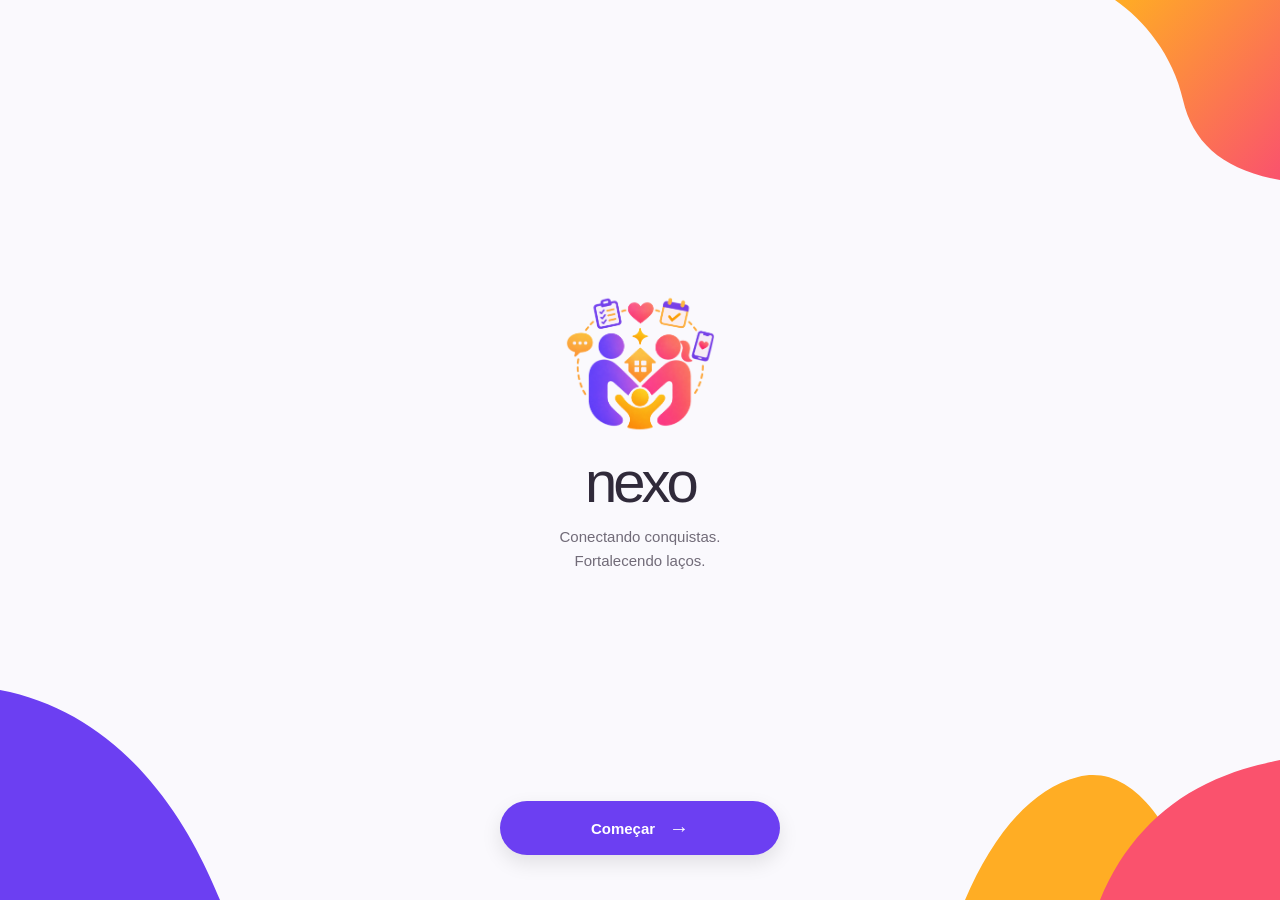
<file: index.html>
<!DOCTYPE html>
<html lang="pt-BR">

<head>
    <meta charset="UTF-8">
    <meta name="viewport" content="width=device-width, initial-scale=1.0">

    <title>Nexo | Início</title>

    <link rel="stylesheet" href="css/style.css">
</head>

<body>

    <main class="tela-inicial">

        <!-- Quatro formas decorativas -->

        <svg class="forma forma-superior" viewBox="0 0 240 180"
             preserveAspectRatio="none" aria-hidden="true">
            <defs>
                <linearGradient id="gradiente-superior"
                                x1="0%" y1="0%"
                                x2="100%" y2="100%">
                    <stop offset="0%" stop-color="#FFAD24"/>
                    <stop offset="100%" stop-color="#FA526D"/>
                </linearGradient>
            </defs>

            <path
                d="M 75 0
                   H 240
                   V 180
                   C 183 170, 153 143, 143 100
                   C 133 55, 104 20, 75 0 Z"
                fill="url(#gradiente-superior)"
            />
        </svg>

        <svg class="forma forma-esquerda" viewBox="0 0 220 210"
             preserveAspectRatio="none" aria-hidden="true">
            <path
                d="M 0 0
                   C 65 12, 118 50, 156 98
                   C 190 140, 208 182, 220 210
                   H 0 Z"
                fill="#6C3FF2"
            />
        </svg>

        <svg class="forma forma-dourada" viewBox="0 0 230 140"
             preserveAspectRatio="none" aria-hidden="true">
            <path
                d="M 0 140
                   C 27 77, 65 29, 113 17
                   C 164 4, 207 59, 230 140 Z"
                fill="#FFAD24"
            />
        </svg>

        <svg class="forma forma-coral" viewBox="0 0 180 140"
             preserveAspectRatio="none" aria-hidden="true">
            <path
                d="M 0 140
                   C 22 86, 59 47, 106 24
                   C 139 8, 163 4, 180 0
                   V 140 Z"
                fill="#FA526D"
            />
        </svg>

        <!-- Conteúdo central -->

        <section class="conteudo">

            <div class="marca">

                <img
                    src="img/logo-nexo.png"
                    alt="Logo do Nexo"
                    class="logo"
                >

                <h1 class="nome">nexo</h1>

                <p class="slogan">
                    Conectando conquistas.<br>
                    Fortalecendo laços.
                </p>

            </div>

            <div class="acoes">

                <button
                    id="botao-comecar"
                    class="botao-comecar"
                    type="button"
                >
                    Começar
                    <span class="seta" aria-hidden="true">→</span>
                </button>

            </div>

        </section>

    </main>

    <script src="js/script.js"></script>

</body>
</html>
</file>
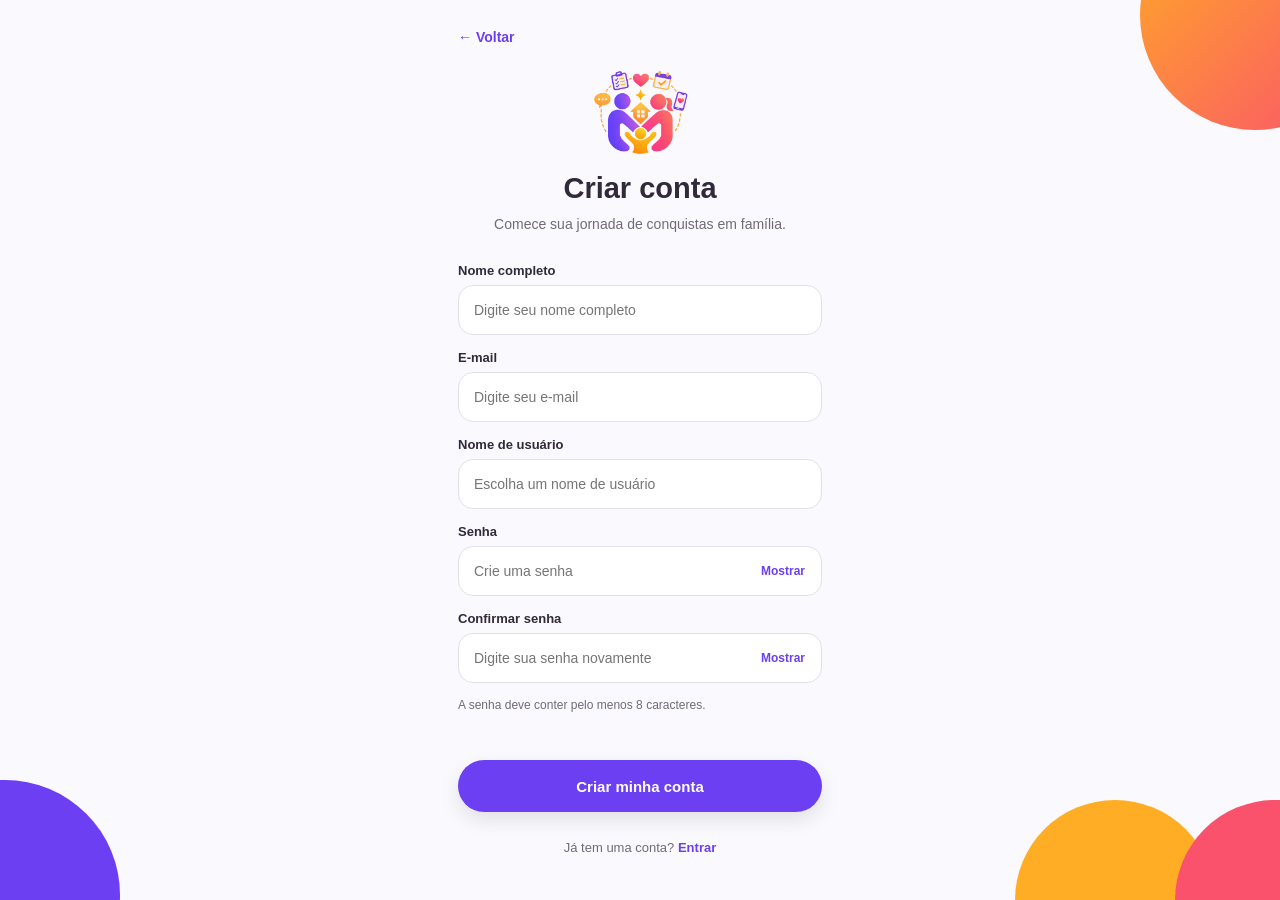
<file: cadastro.html>
<!DOCTYPE html>
<html lang="pt-BR">
<head>
    <meta charset="UTF-8">
    <meta name="viewport" content="width=device-width, initial-scale=1.0">
    <title>Nexo | Criar conta</title>
    <link rel="stylesheet" href="css/cadastro.css">
</head>
<body>

    <main class="tela-cadastro">

        <!-- Formas decorativas -->
        <div class="forma forma-superior"></div>
        <div class="forma forma-esquerda"></div>
        <div class="forma forma-dourada"></div>
        <div class="forma forma-coral"></div>

        <section class="conteudo-cadastro">

            <a href="login.html" class="voltar" aria-label="Voltar para login">
                ← Voltar
            </a>

            <header class="cabecalho">
                <img src="logo-nexo.png" alt="Logo do Nexo"
                     alt="Logo do Nexo"
                     class="logo">

                <h1>Criar conta</h1>
                <p>Comece sua jornada de conquistas em família.</p>
            </header>

            <form id="form-cadastro" class="form-cadastro">

                <div class="campo">
                    <label for="nome">Nome completo</label>
                    <input
                        type="text"
                        id="nome"
                        name="nome"
                        placeholder="Digite seu nome completo"
                        autocomplete="name"
                        required
                    >
                </div>

                <div class="campo">
                    <label for="email">E-mail</label>
                    <input
                        type="email"
                        id="email"
                        name="email"
                        placeholder="Digite seu e-mail"
                        autocomplete="email"
                        required
                    >
                </div>

                <div class="campo">
                    <label for="usuario">Nome de usuário</label>
                    <input
                        type="text"
                        id="usuario"
                        name="usuario"
                        placeholder="Escolha um nome de usuário"
                        autocomplete="username"
                        required
                    >
                </div>

                <div class="campo">
                    <label for="senha">Senha</label>

                    <div class="campo-senha">
                        <input
                            type="password"
                            id="senha"
                            name="senha"
                            placeholder="Crie uma senha"
                            autocomplete="new-password"
                            minlength="8"
                            required
                        >

                        <button
                            type="button"
                            class="mostrar-senha"
                            data-alvo="senha"
                            aria-label="Mostrar senha"
                        >
                            Mostrar
                        </button>
                    </div>
                </div>

                <div class="campo">
                    <label for="confirmar-senha">Confirmar senha</label>

                    <div class="campo-senha">
                        <input
                            type="password"
                            id="confirmar-senha"
                            name="confirmar-senha"
                            placeholder="Digite sua senha novamente"
                            autocomplete="new-password"
                            minlength="8"
                            required
                        >

                        <button
                            type="button"
                            class="mostrar-senha"
                            data-alvo="confirmar-senha"
                            aria-label="Mostrar confirmação de senha"
                        >
                            Mostrar
                        </button>
                    </div>
                </div>

                <p class="aviso-senha">
                    A senha deve conter pelo menos 8 caracteres.
                </p>

                <p id="mensagem-cadastro"
                   class="mensagem-cadastro"
                   role="status"
                   aria-live="polite"></p>

                <button type="submit" class="botao-cadastrar">
                    Criar minha conta
                </button>

            </form>

            <footer class="rodape">
                <p>Já tem uma conta?
                    <a href="login.html">Entrar</a>
                </p>
            </footer>

        </section>
    </main>

    <script src="js/cadastro.js"></script>
</body>
</html>
</file>
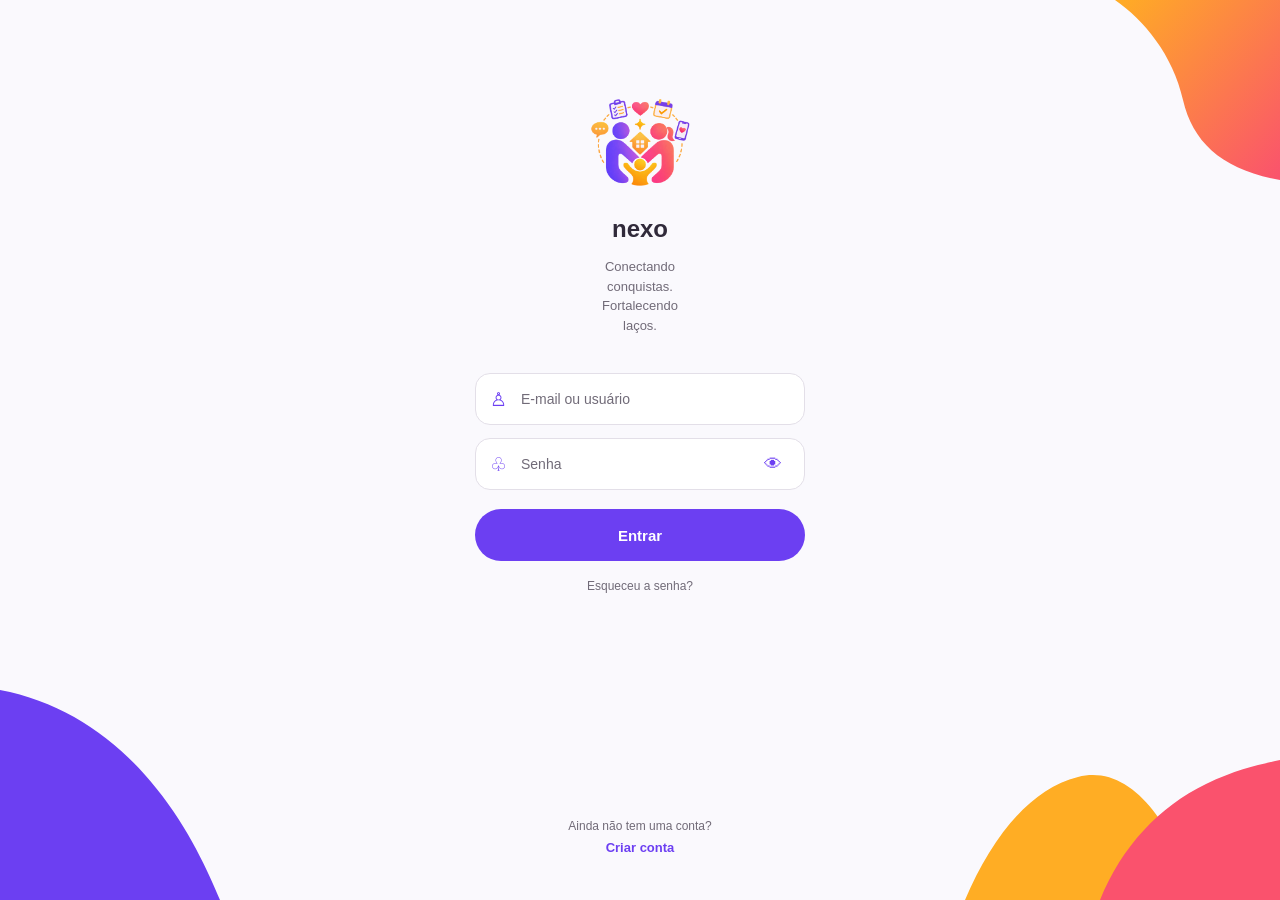
<file: login.html>
<!DOCTYPE html>
<html lang="pt-BR">
<head>
    <meta charset="UTF-8">
    <meta name="viewport" content="width=device-width, initial-scale=1.0">
    <title>Nexo | Login</title>
    <link rel="stylesheet" href="css/login.css">
</head>
<body>

    <main class="tela-login">

        <!-- Quatro formas decorativas -->
        
       <svg class="forma forma-superior" viewBox="0 0 240 180"
             preserveAspectRatio="none" aria-hidden="true">
            <defs>
                <linearGradient id="gradiente-superior"
                                x1="0%" y1="0%"
                                x2="100%" y2="100%">
                    <stop offset="0%" stop-color="#FFAD24"/>
                    <stop offset="100%" stop-color="#FA526D"/>
                </linearGradient>
            </defs>

            <path
                d="M 75 0
                   H 240
                   V 180
                   C 183 170, 153 143, 143 100
                   C 133 55, 104 20, 75 0 Z"
                fill="url(#gradiente-superior)"
            />
        </svg>

        <svg class="forma forma-esquerda" viewBox="0 0 220 210"
             preserveAspectRatio="none" aria-hidden="true">
            <path
                d="M 0 0
                   C 65 12, 118 50, 156 98
                   C 190 140, 208 182, 220 210
                   H 0 Z"
                fill="#6C3FF2"
            />
        </svg>

        <svg class="forma forma-dourada" viewBox="0 0 230 140"
             preserveAspectRatio="none" aria-hidden="true">
            <path
                d="M 0 140
                   C 27 77, 65 29, 113 17
                   C 164 4, 207 59, 230 140 Z"
                fill="#FFAD24"
            />
        </svg>

        <svg class="forma forma-coral" viewBox="0 0 180 140"
             preserveAspectRatio="none" aria-hidden="true">
            <path
                d="M 0 140
                   C 22 86, 59 47, 106 24
                   C 139 8, 163 4, 180 0
                   V 140 Z"
                fill="#FA526D"
            />
        </svg>

        <!-- Conteúdo do login -->

        <section class="conteudo-login">

            <header class="marca-login">

                <img src="img/logo-nexo.png" alt="Logo da Nexo" class="logo-login">

                <h1 class="nome-login">nexo</h1>

                <p class="slogan-login">Conectando conquistas.<br>
                Fortalecendo laços.</p>
            </header>

            <form id="form-login" class="form-login">

                <div class="campo">

                    <span class="icone-campo" aria-hidden="true">♙</span>

                    <input type="text" id="usuario" name="usuario" placeholder="E-mail ou usuário" autocomplete="username" required>
                </div>

                <div class="campo">

                    <span class="icone-campo" aria-hidden="true">♧</span>

                    <input type="password" id="senha" name="senha" placeholder="Senha" autocomplete="current-password" required>

                    <button type="button" id="mostrar-senha" class="mostrar-senha" aria-label="Mostrar senha">👁</button>
                </div>

                <button type="submit" class="botao-entrar">Entrar</button>

                    <a href="#" id="esqueci-senha" class="link-recuperar">Esqueceu a senha?</a>
                    
                    <p id="mensagem-login" class="mensagem-login" role="status" aria-live="polite"></p>
            </form>

            <footer class="rodape-login">
                <p>Ainda não tem uma conta?</p>
                <a href="#" id="criar-conta">Criar conta</a>
            </footer>
        </section>
    </main>

    <script src="js/login.js"></script>

</body>
</html>
</file>
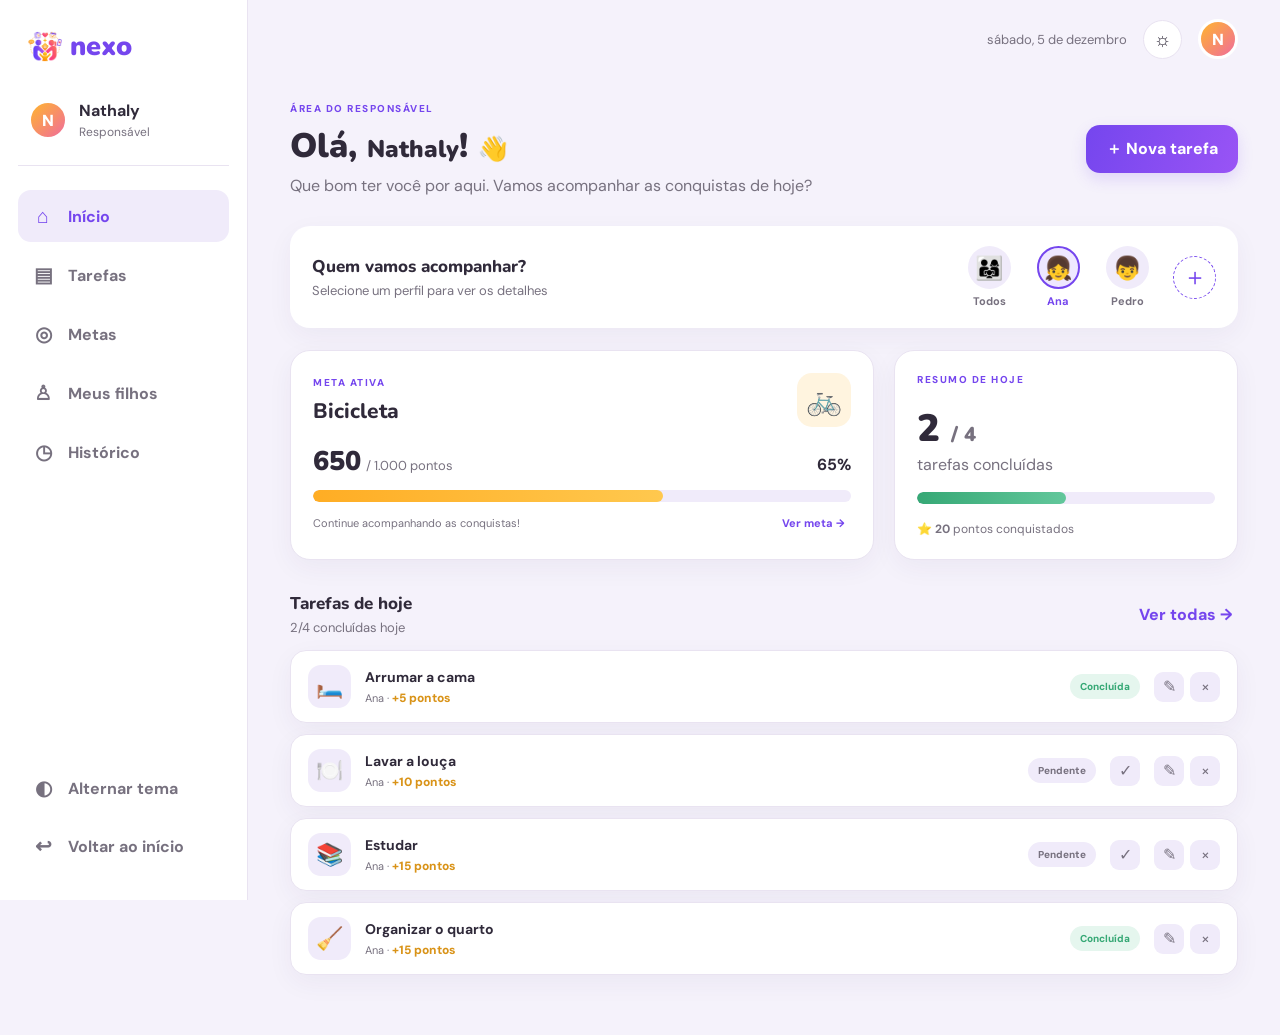
<file: responsavel.html>
<!DOCTYPE html>
<html lang="pt-BR">
<head>
  <meta charset="UTF-8"><meta name="viewport" content="width=device-width, initial-scale=1.0">
  <meta name="theme-color" content="#f4f1fa"><title>NEXO | Área do responsável</title>
  <link rel="stylesheet" href="css/responsavel.css">
</head>
<body>
  <div class="app-shell">
    <aside class="sidebar">
      <a class="brand" href="responsavel.html"><img src="img/logo-nexo.png" alt=""><span>nexo</span></a>
      <div class="profile-mini"><div class="avatar parent-avatar">N</div><div><strong id="parent-name-side">Nathaly</strong><small>Responsável</small></div></div>
      <nav class="nav-menu" aria-label="Navegação principal">
        <button class="nav-link active" data-view="inicio"><span>⌂</span> Início</button>
        <button class="nav-link" data-view="tarefas"><span>▤</span> Tarefas</button>
        <button class="nav-link" data-view="metas"><span>◎</span> Metas</button>
        <button class="nav-link" data-view="filhos"><span>♙</span> Meus filhos</button>
        <button class="nav-link" data-view="historico"><span>◷</span> Histórico</button>
      </nav>
      <div class="sidebar-bottom"><button class="nav-link" id="theme-side"><span>◐</span> Alternar tema</button><a class="nav-link" href="index.html"><span>↩</span> Voltar ao início</a></div>
    </aside>
    <main class="main-area">
      <header class="topbar"><div class="mobile-brand"><img src="img/logo-nexo.png" alt=""><b>nexo</b></div><div class="top-actions"><span class="today-label" id="today-label"></span><button class="icon-button" id="theme-toggle" aria-label="Alternar tema">☼</button><div class="avatar parent-avatar">N</div></div></header>
      <section class="view active" id="view-inicio">
        <div class="welcome"><div><p class="eyebrow">ÁREA DO RESPONSÁVEL</p><h1>Olá, <span id="parent-name">Nathaly</span>! <span>👋</span></h1><p class="muted">Que bom ter você por aqui. Vamos acompanhar as conquistas de hoje?</p></div><button class="primary-button" data-action="add-task">＋ Nova tarefa</button></div>
        <div class="children-strip"><div><h2>Quem vamos acompanhar?</h2><p class="muted small">Selecione um perfil para ver os detalhes</p></div><div class="child-picker" id="child-picker"></div><button class="add-child-circle" data-action="add-child" aria-label="Adicionar filho">＋</button></div>
        <div class="dashboard-grid"><article class="panel goal-panel"><div class="panel-heading"><div><p class="eyebrow">META ATIVA</p><h2 id="home-goal-name">Bicicleta</h2></div><span class="goal-icon" id="home-goal-icon">🚲</span></div><div class="goal-score"><strong id="home-goal-score">650</strong><span id="home-goal-target">/ 1.000 pontos</span><b id="home-goal-percent">65%</b></div><div class="progress-track"><div class="progress-fill" id="home-goal-progress" style="width:65%"></div></div><div class="goal-footer"><span id="home-goal-date">Previsão de conclusão: 18 dez. 2026</span><button class="text-button" data-view="metas">Ver meta →</button></div></article>
          <article class="panel summary-panel"><p class="eyebrow">RESUMO DE HOJE</p><div class="summary-number" id="summary-done">2 <small>/ 3</small></div><p class="muted">tarefas concluídas</p><div class="progress-track"><div class="progress-fill green" id="summary-progress" style="width:66%"></div></div><div class="summary-bottom"><span>⭐ <b id="summary-points">20</b> pontos conquistados</span></div></article></div>
        <div class="section-heading"><div><h2>Tarefas de hoje</h2><p class="muted small" id="today-task-caption">Acompanhe o que precisa ser feito</p></div><button class="text-button" data-view="tarefas">Ver todas →</button></div>
        <div class="task-list" id="home-task-list"></div>
      </section>
      <section class="view" id="view-tarefas"><div class="page-heading"><div><p class="eyebrow">ORGANIZAÇÃO</p><h1>Tarefas</h1><p class="muted">Crie atividades e acompanhe cada conquista.</p></div><button class="primary-button" data-action="add-task">＋ Adicionar tarefa</button></div><div class="filter-row"><div class="segmented"><button class="selected" data-filter="Hoje">Hoje</button><button data-filter="Semana">Semana</button><button data-filter="Todas">Todas</button></div><select id="task-child-filter" aria-label="Filtrar por adolescente"><option value="all">Todos os filhos</option></select></div><div class="task-list" id="all-task-list"></div></section>
      <section class="view" id="view-metas"><div class="page-heading"><div><p class="eyebrow">OBJETIVOS E CONQUISTAS</p><h1>Metas</h1><p class="muted">Incentive cada adolescente com objetivos especiais.</p></div><button class="primary-button" data-action="add-goal">＋ Nova meta</button></div><div id="goals-content"></div></section>
      <section class="view" id="view-filhos"><div class="page-heading"><div><p class="eyebrow">VÍNCULOS FAMILIARES</p><h1>Meus filhos</h1><p class="muted">Gerencie os perfis acompanhados por você.</p></div><button class="primary-button" data-action="add-child">＋ Adicionar filho</button></div><div class="children-grid" id="children-grid"></div></section>
      <section class="view" id="view-historico"><div class="page-heading"><div><p class="eyebrow">ACOMPANHAMENTO</p><h1>Histórico de atividades</h1><p class="muted">Veja as tarefas concluídas e os pontos registrados.</p></div></div><div class="panel"><div class="history-list" id="history-list"></div></div></section>
    </main>
  </div>
  <nav class="mobile-nav"><button class="active" data-view="inicio"><span>⌂</span>Início</button><button data-view="tarefas"><span>▤</span>Tarefas</button><button class="mobile-add" data-action="add-task">＋</button><button data-view="metas"><span>◎</span>Metas</button><button data-view="filhos"><span>♙</span>Perfil</button></nav>
  <dialog id="app-dialog"><form method="dialog" id="dialog-form"><div class="dialog-head"><div><p class="eyebrow" id="dialog-eyebrow">NEXO</p><h2 id="dialog-title">Adicionar</h2></div><button class="icon-button" value="cancel" aria-label="Fechar">×</button></div><div id="dialog-fields"></div><p class="form-error" id="form-error"></p><div class="dialog-actions"><button class="secondary-button" value="cancel">Cancelar</button><button class="primary-button" id="dialog-save" value="default">Salvar</button></div></form></dialog>
  <div class="toast" id="toast" role="status"></div>
  <script src="js/responsavel.js"></script>
</body></html>
</file>
<file: css/style.css>
/* ========================================
   NEXO — TELA INICIAL
======================================== */

/* CORES */

:root {
    --roxo-nexo: #6C3FF2;
    --coral-nexo: #FA526D;
    --dourado-nexo: #FFAD24;

    --fundo: #FAF9FD;
    --branco: #FFFFFF;
    --texto-principal: #302A3A;
    --texto-secundario: #716B78;
}

/* CONFIGURAÇÕES GERAIS */

* {
    margin: 0;
    padding: 0;
    box-sizing: border-box;
}

html,
body {
    width: 100%;
    height: 100%;
}

body {
    font-family: Arial, Helvetica, sans-serif;
    background: var(--fundo);
    color: var(--texto-principal);
}

/* ESTRUTURA DA TELA */

.tela-inicial {
    position: relative;
    isolation: isolate;

    width: 100%;
    height: 100vh;
    height: 100dvh;

    overflow: hidden;
    background: var(--fundo);
}

/* FORMAS DECORATIVAS */

.forma {
    position: absolute;
    z-index: -1;
    display: block;
    pointer-events: none;
}

/* Superior direito */

.forma-superior {
    top: 0;
    right: 0;
    width: 240px;
    height: 180px;
}

/* Inferior esquerdo */

.forma-esquerda {
    bottom: 0;
    left: 0;
    width: 220px;
    height: 210px;
}

/* Inferior direito — dourado */

.forma-dourada {
    bottom: 0;
    right: 85px;
    width: 230px;
    height: 140px;
}

/* Inferior direito — coral */

.forma-coral {
    bottom: 0;
    right: 0;
    width: 180px;
    height: 140px;
}

/* CONTEÚDO PRINCIPAL */

.conteudo {
    position: relative;
    z-index: 1;

    display: flex;
    flex-direction: column;
    align-items: center;
    justify-content: space-between;

    width: 100%;
    max-width: 390px;
    height: 100%;

    margin: 0 auto;
    padding: 60px 30px 45px;
}

/* LOGO E IDENTIDADE */

.marca {
    flex: 1;

    display: flex;
    flex-direction: column;
    align-items: center;
    justify-content: center;

    width: 100%;
    text-align: center;
}

.logo {
    display: block;
    width: 150px;
    height: 150px;
    object-fit: contain;
    margin-bottom: 14px;
}

.nome {
    margin-bottom: 14px;

    font-size: 58px;
    font-weight: 500;
    line-height: 1;
    letter-spacing: -4px;

    color: var(--texto-principal);
}

.slogan {
    font-size: 15px;
    line-height: 1.55;
    text-align: center;
    color: var(--texto-secundario);
}

/* BOTÃO COMEÇAR */

.acoes {
    display: flex;
    justify-content: center;
    width: 100%;
}

.botao-comecar {
    display: flex;
    align-items: center;
    justify-content: center;
    gap: 14px;

    width: 280px;
    max-width: 100%;
    height: 54px;

    padding: 0 24px;

    border: none;
    border-radius: 28px;

    background: var(--roxo-nexo);
    color: var(--branco);

    font-family: inherit;
    font-size: 15px;
    font-weight: 600;

    cursor: pointer;

    box-shadow: 0 8px 20px rgba(0, 0, 0, 0.10);

    transition:
        transform 0.2s ease,
        opacity 0.2s ease;
}

.botao-comecar:hover {
    transform: translateY(-2px);
    opacity: 0.92;
}

.botao-comecar:active {
    transform: scale(0.97);
}

.botao-comecar:focus-visible {
    outline: 3px solid var(--dourado-nexo);
    outline-offset: 4px;
}

.seta {
    font-size: 20px;
    line-height: 1;
    transition: transform 0.2s ease;
}

.botao-comecar:hover .seta {
    transform: translateX(4px);
}
</file>
<file: css/cadastro.css>
/* NEXO — TELA DE CADASTRO */

:root {
    --roxo-nexo: #6C3FF2;
    --coral-nexo: #FA526D;
    --dourado-nexo: #FFAD24;
    --fundo: #FAF9FD;
    --branco: #FFFFFF;
    --texto: #302A3A;
    --texto-secundario: #716B78;
}

* {
    margin: 0;
    padding: 0;
    box-sizing: border-box;
}

body {
    font-family: Arial, Helvetica, sans-serif;
    background: var(--fundo);
    color: var(--texto);
}

.tela-cadastro {
    position: relative;
    isolation: isolate;
    min-height: 100vh;
    min-height: 100dvh;
    overflow: hidden;
}

/* FORMAS DECORATIVAS */

.forma {
    position: absolute;
    z-index: -1;
    pointer-events: none;
}

.forma-superior {
    top: -100px;
    right: -90px;
    width: 230px;
    height: 230px;
    border-radius: 50%;
    background: linear-gradient(
        135deg,
        var(--dourado-nexo),
        var(--coral-nexo)
    );
}

.forma-esquerda {
    bottom: -110px;
    left: -110px;
    width: 230px;
    height: 230px;
    border-radius: 50%;
    background: var(--roxo-nexo);
}

.forma-dourada {
    bottom: -100px;
    right: 65px;
    width: 200px;
    height: 200px;
    border-radius: 50%;
    background: var(--dourado-nexo);
}

.forma-coral {
    bottom: -100px;
    right: -95px;
    width: 200px;
    height: 200px;
    border-radius: 50%;
    background: var(--coral-nexo);
}

/* CONTEÚDO */

.conteudo-cadastro {
    width: 100%;
    max-width: 420px;
    min-height: 100vh;
    min-height: 100dvh;
    margin: 0 auto;
    padding: 28px 28px 35px;
    position: relative;
    z-index: 1;
}

.voltar {
    display: inline-block;
    margin-bottom: 20px;
    color: var(--roxo-nexo);
    text-decoration: none;
    font-size: 14px;
    font-weight: 600;
}

/* CABEÇALHO */

.cabecalho {
    display: flex;
    flex-direction: column;
    align-items: center;
    text-align: center;
    margin-bottom: 28px;
}

.logo {
    width: 95px;
    height: 95px;
    object-fit: contain;
    margin-bottom: 12px;
}

.cabecalho h1 {
    font-size: 29px;
    margin-bottom: 9px;
}

.cabecalho p {
    font-size: 14px;
    line-height: 1.5;
    color: var(--texto-secundario);
}

/* FORMULÁRIO */

.form-cadastro {
    display: flex;
    flex-direction: column;
    gap: 15px;
}

.campo {
    display: flex;
    flex-direction: column;
    gap: 7px;
}

.campo label {
    font-size: 13px;
    font-weight: 600;
}

.campo > input,
.campo-senha {
    width: 100%;
    height: 50px;
    border: 1px solid #E3DFE8;
    border-radius: 15px;
    background: var(--branco);
}

.campo > input {
    padding: 0 15px;
    font-family: inherit;
    font-size: 14px;
    color: var(--texto);
}

.campo input:focus {
    outline: none;
}

.campo > input:focus,
.campo-senha:focus-within {
    border-color: var(--roxo-nexo);
}

.campo-senha {
    display: flex;
    align-items: center;
    padding: 0 8px 0 15px;
}

.campo-senha input {
    flex: 1;
    min-width: 0;
    height: 100%;
    border: none;
    background: transparent;
    font-family: inherit;
    font-size: 14px;
    color: var(--texto);
}

.mostrar-senha {
    border: none;
    background: transparent;
    color: var(--roxo-nexo);
    font-size: 12px;
    font-weight: 600;
    padding: 8px;
    cursor: pointer;
}

.aviso-senha {
    font-size: 12px;
    color: var(--texto-secundario);
}

.mensagem-cadastro {
    min-height: 18px;
    font-size: 13px;
    text-align: center;
    color: var(--coral-nexo);
}

.mensagem-cadastro.sucesso {
    color: var(--roxo-nexo);
}

/* BOTÃO */

.botao-cadastrar {
    width: 100%;
    height: 52px;
    border: none;
    border-radius: 26px;
    background: var(--roxo-nexo);
    color: var(--branco);
    font-family: inherit;
    font-size: 15px;
    font-weight: 600;
    cursor: pointer;
    box-shadow: 0 8px 20px rgba(0, 0, 0, 0.10);
}

.botao-cadastrar:hover {
    opacity: 0.92;
}

/* RODAPÉ */

.rodape {
    margin-top: 28px;
    text-align: center;
    font-size: 13px;
    color: var(--texto-secundario);
}

.rodape a {
    color: var(--roxo-nexo);
    font-weight: 700;
    text-decoration: none;
}
</file>
<file: css/login.css>
/* ========================================
   NEXO — TELA DE LOGIN
======================================== */

:root {
    --roxo-nexo: #6C3FF2;
    --coral-nexo: #FA526D;
    --dourado-nexo: #FFAD24;

    --fundo: #FAF9FD;
    --branco: #FFFFFF;
    --texto-principal: #302A3A;
    --texto-secundario: #716B78;
}

* {
    margin: 0;
    padding: 0%;
    box-sizing: border-box;
}

html, body {
    width: 100%;
    min-height: 100%;
}

body {
    font-family: Arial, Helvetica, sans-serif;
    background: var(--fundo);
    color: var(--texto-principal);
}

/* Tela */

.tela-login {
    position: relative;
    isolation: isolate;

    width: 100%;
    min-height: 100vh;
    min-height: 100dvh;

    overflow: hidden;
    background: var(--fundo);
}

/* formas decorativas */

.forma {
    position: absolute;
    z-index: -1;
    display: block;
    pointer-events: none;
}

.forma-superior{
    top: 0;
    right: 0;
    width: 240px;
    height: 180px;
}

.forma-esquerda {
    bottom: 0;
    left: 0;
    width: 220px;
    height: 210px;
}

.forma-dourada{
    bottom: 0;
    right: 85px;
    width: 230px;
    height: 140px;
}

.forma-coral{
    bottom: 0;
    right: 0;
    width: 180px;
    height: 140px;
}

/* Conteúdo */

.conteudo-login{
    position: relative;
    z-index: 1;

    display: flex;
    flex-direction: column;
    align-items: center;

    width: 100%;
    max-width: 390px;
    min-height: 100vh;
    min-height: 100dvh;

    margin: 0 auto;
    padding: 35px 30px 30px;
}

/*Marca*/

.marca-login{
    display: flex;
    flex-direction: column;
    align-items: center;

    width: 100px;
    margin: 35px 0 38px;

    text-align: center;
}

.logo-login{
    display: block;
    width: 145px;
    height: 145px;
    max-width: 100%;
    object-fit: contain;
    margin: 0 auto;
}

.slogan-login{
    margin-top: 14px;

    font-size: 13px;
    line-height: 1.5;
    color: var(--texto-secundario);
}

/* Formulario*/

.form-login {
    display: flex;
    flex-direction: column;
    align-items: center;
    gap: 13px;

    width: 100%;
}

.campo{
    display: flex;
    align-items: center;
    gap: 8px;

    width: 100%;
    height: 52px;
    padding: 0 14px;

    background: var(--branco);
    border: 1px solid #E3DFE8;
    border-radius: 15px;
}

.campo:focus-within{
    border-color: var(--roxo-nexo);
}

.icone-campo{
    width: 23px;
    flex-shrink: 0;
    font-size: 19px;
    color: var(--roxo-nexo);
}

.campo input{
    flex: 1;
    min-width: 0;
    height: 100%;

    border: none;
    outline: none;
    background: transparent;

    font-family: inherit;
    font-size: 14px;
    color: var(--texto-principal);
}

.campo input::placeholder{
    color: var(--texto-secundario);
}

.mostrar-senha{
    border: none;
    background: transparent;

    padding: 8px;
    font-size: 18px;
    color: var(--roxo-nexo);

    cursor: pointer;
}

/* Botão entrar */

.botao-entrar{
    width: 100%;
    height: 52px;
    margin-top: 6px;

    border: none;
    border-radius: 26px;

    background: var(--roxo-nexo);
    color: var(--branco);

    font-family: inherit;
    font-size: 15px;
    font-weight: 600;

    cursor: pointer;
}

.botao-entrar:hover{
    opacity: 0.92;
}

/* Recuperação */

.link-recuperar{
    margin-top: 5px;

    font-size: 12px;
    color: var(--texto-secundario);
    text-decoration: none;
}

.link-recuperar:hover{
    text-decoration: underline;
}

.mensagem-login{
    min-height: 18px;
    font-size: 12px;
    text-align: center;
    color: var(--texto-principal);
}

/* Rodapé */

.rodape-login{
    margin-top: auto;
    padding: 30px 0 14px;
    text-align: center;
}

.rodape-login p{
    margin-bottom: 5px;
    font-size: 12px;
    color: var(--texto-secundario);
}

.rodape-login a{
    font-size: 13px;
    font-weight: 700;
    color: var(--roxo-nexo);
    text-decoration: none;
}

.rodape-login a:hover{
    text-decoration: underline;
}
</file>
<file: css/responsavel.css>
@import url('https://fonts.googleapis.com/css2?family=DM+Sans:wght@400;500;600;700;800&family=Nunito:wght@600;700;800;900&display=swap');
:root{--bg:#f5f2fb;--surface:#fff;--surface-2:#f0ebfa;--text:#302a3a;--muted:#77717f;--line:#e9e3f1;--purple:#7546ee;--purple-2:#9954f5;--gold:#ffb52e;--green:#36a875;--red:#d94855;--shadow:0 8px 26px #35205d0d}
*{box-sizing:border-box}body{margin:0;background:var(--bg);color:var(--text);font-family:'DM Sans',sans-serif;transition:.2s}body.dark{--bg:#111020;--surface:#1d1a31;--surface-2:#292440;--text:#f5f2ff;--muted:#aaa4bd;--line:#35304b;--purple:#8657ff;--purple-2:#a15cff;--shadow:0 8px 28px #0003}button,input,select,textarea{font:inherit}button{cursor:pointer}.app-shell{min-height:100vh;display:flex}.sidebar{width:248px;background:var(--surface);border-right:1px solid var(--line);padding:28px 18px;display:flex;flex-direction:column;position:fixed;inset:0 auto 0 0;z-index:5}.brand,.mobile-brand{display:flex;align-items:center;gap:8px;text-decoration:none;color:var(--purple);font:900 27px Nunito,sans-serif;margin:0 10px 35px}.brand img,.mobile-brand img{width:34px;height:34px;object-fit:contain}.profile-mini{display:flex;align-items:center;gap:11px;padding:0 10px 25px;border-bottom:1px solid var(--line)}.profile-mini strong,.profile-mini small{display:block}.profile-mini small{color:var(--muted);font-size:12px;margin-top:3px}.avatar{width:40px;height:40px;border-radius:50%;display:grid;place-items:center;background:linear-gradient(135deg,#ffb52e,#f06c9c);color:white;font-weight:900;border:3px solid var(--surface)}.nav-menu{display:grid;gap:7px;margin-top:24px}.nav-link{border:0;background:transparent;color:var(--muted);text-decoration:none;display:flex;align-items:center;gap:14px;padding:13px 14px;border-radius:13px;font-weight:700;text-align:left}.nav-link span{font-size:20px;width:22px;text-align:center}.nav-link:hover,.nav-link.active{background:var(--surface-2);color:var(--purple)}.sidebar-bottom{margin-top:auto;display:grid;gap:6px}.main-area{margin-left:248px;width:calc(100% - 248px);max-width:1500px;padding:0 42px 60px}.topbar{height:78px;display:flex;align-items:center;justify-content:flex-end}.top-actions{display:flex;align-items:center;gap:16px}.today-label{font-size:13px;color:var(--muted)}.icon-button{width:39px;height:39px;border:1px solid var(--line);border-radius:50%;background:var(--surface);color:var(--text);font-size:19px}.mobile-brand{display:none}.view{display:none}.view.active{display:block}.welcome,.page-heading{display:flex;align-items:center;justify-content:space-between;gap:20px;margin:24px 0 30px}.eyebrow{font-size:10px;letter-spacing:1.5px;font-weight:800;color:var(--purple);margin:0 0 8px}.welcome h1,.page-heading h1{font:900 clamp(26px,3vw,34px) Nunito,sans-serif;margin:0 0 6px}.welcome h1 span{font-size:24px}.muted{color:var(--muted);margin:0}.small{font-size:13px}.primary-button,.secondary-button{border:0;border-radius:14px;padding:13px 20px;font-weight:800}.primary-button{color:white;background:linear-gradient(110deg,var(--purple),var(--purple-2));box-shadow:0 6px 15px #7546ee2b}.secondary-button{background:var(--surface-2);color:var(--text)}.children-strip{display:flex;align-items:center;gap:18px;padding:19px 22px;background:var(--surface);border-radius:20px;box-shadow:var(--shadow);margin-bottom:22px}.children-strip h2,.section-heading h2{font:800 17px Nunito;margin:0 0 4px}.child-picker{display:flex;align-items:center;gap:13px;margin-left:auto}.child-chip{border:0;background:transparent;color:var(--muted);display:grid;justify-items:center;gap:5px;font-size:11px;font-weight:700;min-width:56px}.child-chip .child-avatar{width:43px;height:43px;border-radius:50%;display:grid;place-items:center;background:var(--surface-2);font-size:23px;border:2px solid transparent}.child-chip.selected{color:var(--purple)}.child-chip.selected .child-avatar{border-color:var(--purple);background:#eee7ff}.add-child-circle{border:1px dashed var(--purple);background:transparent;color:var(--purple);border-radius:50%;width:43px;height:43px;font-size:24px}.dashboard-grid{display:grid;grid-template-columns:1.7fr 1fr;gap:20px}.panel{background:var(--surface);border-radius:20px;padding:22px;box-shadow:var(--shadow);border:1px solid var(--line)}.panel-heading{display:flex;align-items:center;justify-content:space-between}.panel h2{font:800 21px Nunito;margin:0}.goal-icon{width:54px;height:54px;border-radius:15px;background:#fff4df;display:grid;place-items:center;font-size:29px}.goal-score{display:flex;align-items:baseline;gap:5px;margin:16px 0 10px}.goal-score strong{font:900 27px Nunito}.goal-score span{color:var(--muted);font-size:13px}.goal-score b{margin-left:auto}.progress-track{height:12px;border-radius:20px;background:var(--surface-2);overflow:hidden}.progress-fill{height:100%;border-radius:20px;background:linear-gradient(90deg,#ffad24,#ffc84e)}.progress-fill.green{background:linear-gradient(90deg,#36a875,#62c79b)}.goal-footer{display:flex;justify-content:space-between;align-items:center;margin-top:13px;font-size:11px;color:var(--muted);gap:10px}.text-button{border:0;background:transparent;color:var(--purple);font-weight:800}.summary-number{font:900 38px Nunito;margin:17px 0 0}.summary-number small{font-size:20px;color:var(--muted)}.summary-panel .progress-track{margin:17px 0}.summary-bottom{font-size:12px;color:var(--muted)}.section-heading{display:flex;align-items:center;justify-content:space-between;margin:32px 0 14px}.task-list{display:grid;gap:11px}.task-row{display:flex;align-items:center;gap:14px;padding:14px 17px;background:var(--surface);border:1px solid var(--line);border-radius:16px;box-shadow:var(--shadow)}.task-emoji{width:43px;height:43px;border-radius:13px;background:var(--surface-2);display:grid;place-items:center;font-size:22px}.task-info{flex:1;min-width:0}.task-info strong{display:block;font-size:14px}.task-info small{display:block;color:var(--muted);font-size:11px;margin-top:4px}.points{color:#d99318;font-size:12px;font-weight:800}.status-pill{font-size:10px;font-weight:800;border-radius:30px;padding:6px 10px;background:#e5f6ee;color:var(--green)}.status-pill.pending{background:var(--surface-2);color:var(--muted)}.task-actions{display:flex;gap:6px}.mini-button{border:0;background:var(--surface-2);color:var(--muted);width:30px;height:30px;border-radius:9px}.filter-row{display:flex;justify-content:space-between;align-items:center;margin-bottom:20px;gap:15px}.segmented{background:var(--surface-2);border-radius:30px;padding:4px;display:flex}.segmented button{border:0;background:transparent;color:var(--muted);padding:9px 20px;border-radius:25px;font-weight:700;font-size:12px}.segmented button.selected{background:var(--purple);color:white}.filter-row select,.field input,.field select,.field textarea{background:var(--surface);border:1px solid var(--line);border-radius:12px;color:var(--text);padding:12px;width:100%;outline-color:var(--purple)}.filter-row select{width:auto;min-width:180px}.page-heading{margin-top:26px}.children-grid{display:grid;grid-template-columns:repeat(auto-fit,minmax(230px,1fr));gap:16px}.child-card{background:var(--surface);border:1px solid var(--line);border-radius:18px;padding:20px;box-shadow:var(--shadow)}.child-card-head{display:flex;align-items:center;gap:12px}.child-big{width:54px;height:54px;border-radius:17px;background:var(--surface-2);display:grid;place-items:center;font-size:28px}.child-card h3{margin:0;font:800 17px Nunito}.child-card p{margin:4px 0;color:var(--muted);font-size:12px}.child-stats{display:flex;justify-content:space-between;margin:20px 0 12px;font-size:12px}.goal-card{margin-bottom:14px}.goal-card .panel-heading{margin-bottom:12px}.goal-card .goal-score{margin:10px 0}.goal-card-actions{display:flex;gap:8px;margin-top:15px}.goal-card-actions button{flex:1}.history-list{display:grid}.history-item{display:flex;gap:13px;align-items:center;padding:14px 0;border-bottom:1px solid var(--line)}.history-item:last-child{border:0}.history-date{font-size:11px;color:var(--muted);min-width:85px}.history-item div:nth-child(2){flex:1}.history-item strong{font-size:13px}.history-item small{display:block;color:var(--muted);margin-top:3px}.history-points{color:var(--green);font-weight:800;font-size:12px}.mobile-nav{display:none}dialog{width:min(520px,calc(100% - 28px));border:1px solid var(--line);border-radius:22px;background:var(--surface);color:var(--text);padding:24px;box-shadow:0 25px 80px #09051d55}dialog::backdrop{background:#100b20a8;backdrop-filter:blur(3px)}.dialog-head{display:flex;justify-content:space-between;align-items:flex-start;margin-bottom:20px}.dialog-head h2{font:900 23px Nunito;margin:0}.field{display:grid;gap:7px;margin:13px 0}.field label{font-size:12px;font-weight:800}.field small{color:var(--muted)}.field textarea{min-height:75px;resize:vertical}.field-row{display:grid;grid-template-columns:1fr 1fr;gap:12px}.check-days{display:flex;flex-wrap:wrap;gap:7px}.check-days label{background:var(--surface-2);padding:8px 10px;border-radius:9px;font-size:11px}.dialog-actions{display:flex;justify-content:flex-end;gap:10px;margin-top:22px}.form-error{color:var(--red);font-size:12px;min-height:16px}.toast{position:fixed;bottom:25px;right:25px;background:#28223b;color:white;padding:13px 18px;border-radius:12px;opacity:0;transform:translateY(10px);transition:.2s;z-index:20;pointer-events:none}.toast.show{opacity:1;transform:none}.empty-state{padding:30px;text-align:center;color:var(--muted);background:var(--surface);border-radius:16px;border:1px dashed var(--line)}
@media(max-width:900px){.sidebar{width:215px}.main-area{margin-left:215px;width:calc(100% - 215px);padding:0 24px 45px}.dashboard-grid{grid-template-columns:1fr}.children-strip{flex-wrap:wrap}.children-strip>div:first-child{width:100%}.child-picker{margin-left:0}.welcome{align-items:flex-start}}
@media(max-width:650px){.sidebar{display:none}.main-area{margin:0;width:100%;padding:0 16px 100px}.topbar{height:65px;justify-content:space-between}.mobile-brand{display:flex;margin:0;font-size:23px}.mobile-brand img{width:29px;height:29px}.today-label{display:none}.top-actions{gap:9px}.top-actions .avatar{width:35px;height:35px}.welcome,.page-heading{margin:18px 0 22px;align-items:flex-start;flex-direction:column}.welcome .primary-button,.page-heading .primary-button{width:100%}.children-strip{padding:16px;gap:12px}.child-picker{gap:5px;flex:1;justify-content:space-between}.child-chip{min-width:45px}.child-chip .child-avatar{width:39px;height:39px}.add-child-circle{width:39px;height:39px}.panel{padding:17px}.goal-footer{align-items:flex-start;flex-direction:column}.filter-row{align-items:stretch;flex-direction:column}.filter-row select{width:100%}.segmented{width:100%}.segmented button{flex:1}.task-row{padding:12px;gap:10px}.task-actions{gap:3px}.mobile-nav{display:flex;position:fixed;bottom:0;left:0;right:0;height:72px;background:var(--surface);border-top:1px solid var(--line);justify-content:space-around;align-items:center;z-index:8;padding:5px 8px calc(5px + env(safe-area-inset-bottom))}.mobile-nav button{border:0;background:transparent;color:var(--muted);display:grid;justify-items:center;gap:2px;font-size:10px;font-weight:700;min-width:48px}.mobile-nav button span{font-size:20px}.mobile-nav button.active{color:var(--purple)}.mobile-nav .mobile-add{width:48px;height:48px;min-width:48px;border-radius:50%;background:linear-gradient(110deg,var(--purple),var(--purple-2));color:white;font-size:27px;box-shadow:0 5px 14px #7546ee55}.field-row{grid-template-columns:1fr}.dialog-actions>*{flex:1}.toast{left:15px;right:15px;bottom:85px;text-align:center}}
</file>
